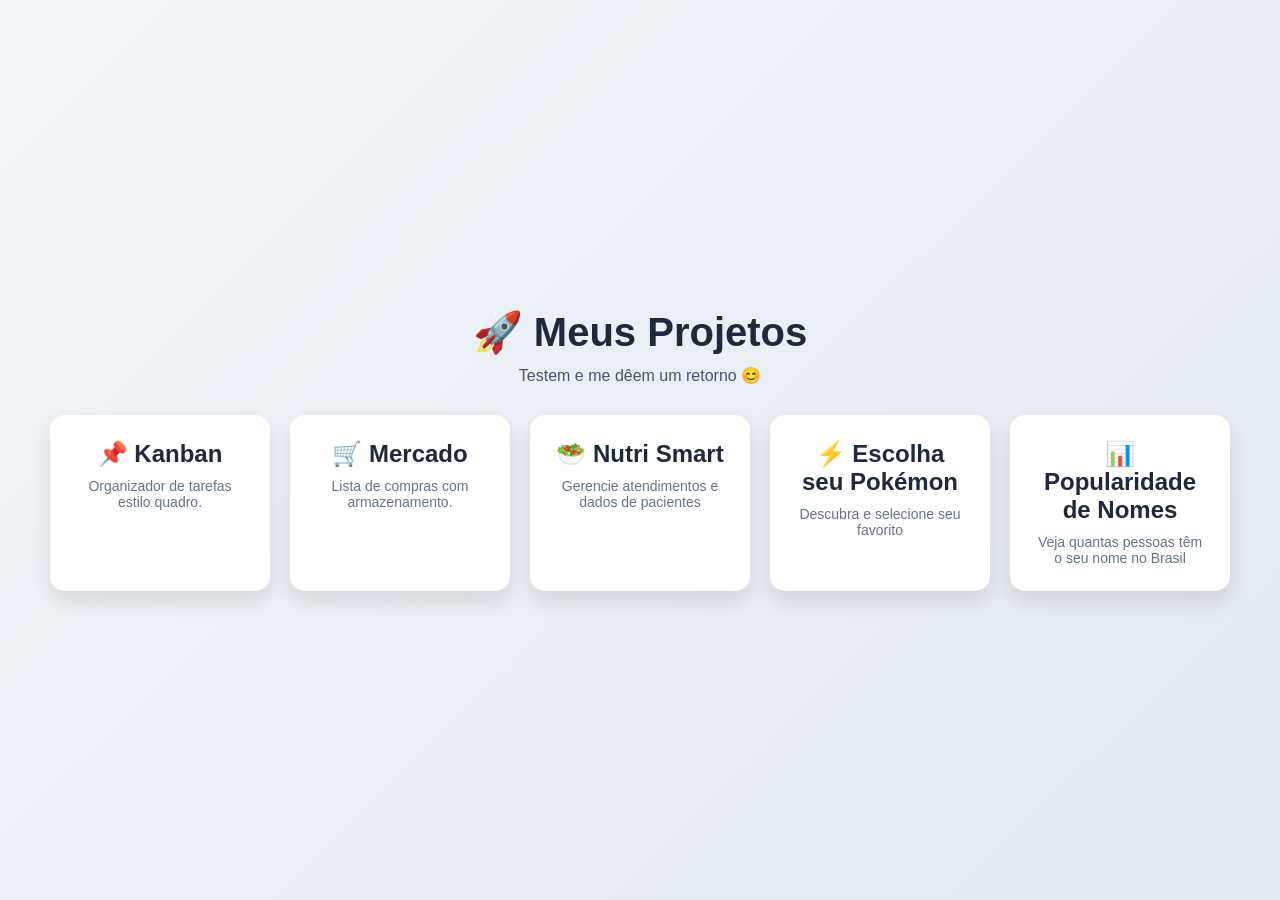
<file: index.html>
<!DOCTYPE html>
<html lang="pt-br">
<head>
    <meta charset="UTF-8">
    <meta name="viewport" content="width=device-width, initial-scale=1.0">
    <title>Meus Projetos - Rafaela Costa</title>

    <style>
        * {
            margin: 0;
            padding: 0;
            box-sizing: border-box;
            font-family: Arial, sans-serif;
        }

        body {
            height: 100vh;
            background: linear-gradient(135deg, #f1f5f9, #e2e8f0);
            color: #1e293b;
            display: flex;
            justify-content: center;
            align-items: center;
        }

        .container {
            text-align: center;
        }

        h1 {
            margin-bottom: 10px;
            font-size: 2.5rem;
        }

        .subtitulo {
            margin-bottom: 30px;
            color: #475569;
        }

        .cards {
            display: flex;
            gap: 20px;
            justify-content: center;
            flex-wrap: wrap;
        }

        .card {
            background: white;
            padding: 25px;
            border-radius: 15px;
            width: 220px;
            transition: 0.3s;
            text-decoration: none;
            color: #1e293b;
            box-shadow: 0 10px 20px rgba(0,0,0,0.1);
        }

        .card:hover {
            transform: translateY(-8px);
            background: #f8fafc;
        }

        .card h2 {
            margin-bottom: 10px;
        }

        .card p {
            font-size: 14px;
            color: #64748b;
        }
    </style>
</head>
<body>

    <div class="container">
        <h1>🚀 Meus Projetos</h1>
        <p class="subtitulo">Testem e me dêem um retorno 😊</p>

        <div class="cards">
            <a href="Kanban/" class="card">
                <h2>📌 Kanban</h2>
                <p>Organizador de tarefas estilo quadro.</p>
            </a>

            <a href="Mercado/" class="card">
                <h2>🛒 Mercado</h2>
                <p>Lista de compras com armazenamento.</p>
            </a>

     <a href="nutri/index.html" class="card">
    <h2>🥗 Nutri Smart</h2>
    <p>Gerencie atendimentos e dados de pacientes</p>
</a>

<a href="pokemon/index.html" class="card">
    <h2>⚡ Escolha seu Pokémon</h2>
    <p>Descubra e selecione seu favorito</p>
</a>

<a href="localizacao/index.html" class="card">
    <h2>📊 Popularidade de Nomes</h2>
    <p>Veja quantas pessoas têm o seu nome no Brasil</p>
</a>
 




        </div>
    </div>

</body>
</html>
</file>
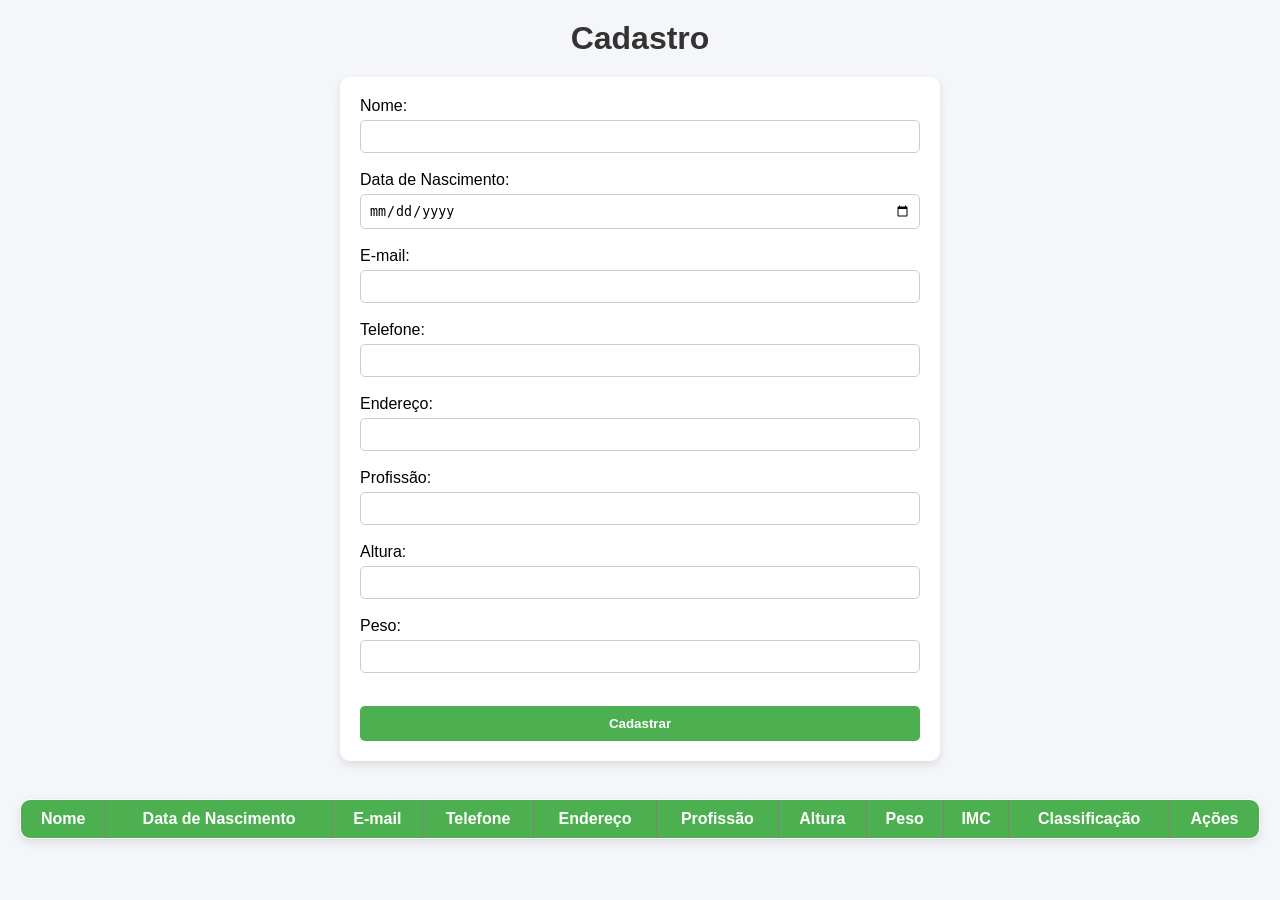
<file: nutri/index.html>
<!DOCTYPE html>
<html lang="pt-br">
<head>
    <meta charset="UTF-8">
    <meta name="viewport" content="width=device-width, initial-scale=1.0">
    <title>Sistema Nutricional</title>

    <link rel="stylesheet" href="style.css">
    <script src="script.js" defer></script>
</head>
<body>
    
<h1>Cadastro</h1>

<form id="form-cadastro">

    Nome: <input type="text" id="nome"><br><br>

    Data de Nascimento:
    <input type="date" id="nascimento"><br><br>

    E-mail:
    <input type="email" id="email"><br><br>

    Telefone:
    <input type="tel" id="telefone"><br><br>

    Endereço:
    <input type="text" id="endereco"><br><br>

    Profissão:
    <input type="text" id="profissao"><br><br>

    Altura:
    <input type="number" id="altura" step="0.01"><br><br>

    Peso:
    <input type="number" id="peso"><br><br>

    <button id="botao" type="submit">Cadastrar</button>

</form>

<br>

<table border="1px" id="tabela">
    <thead>
        <tr>
            <th>Nome</th>
            <th>Data de Nascimento</th>
            <th>E-mail</th>
            <th>Telefone</th>
            <th>Endereço</th>
            <th>Profissão</th> 
            <th>Altura</th>
            <th>Peso</th>
            <th>IMC</th>
            <th>Classificação</th>
            <th>Ações</th>
        </tr>
    </thead>

    <tbody id="tabelaPacientes"></tbody>
</table>

</body>
</html>
</file>
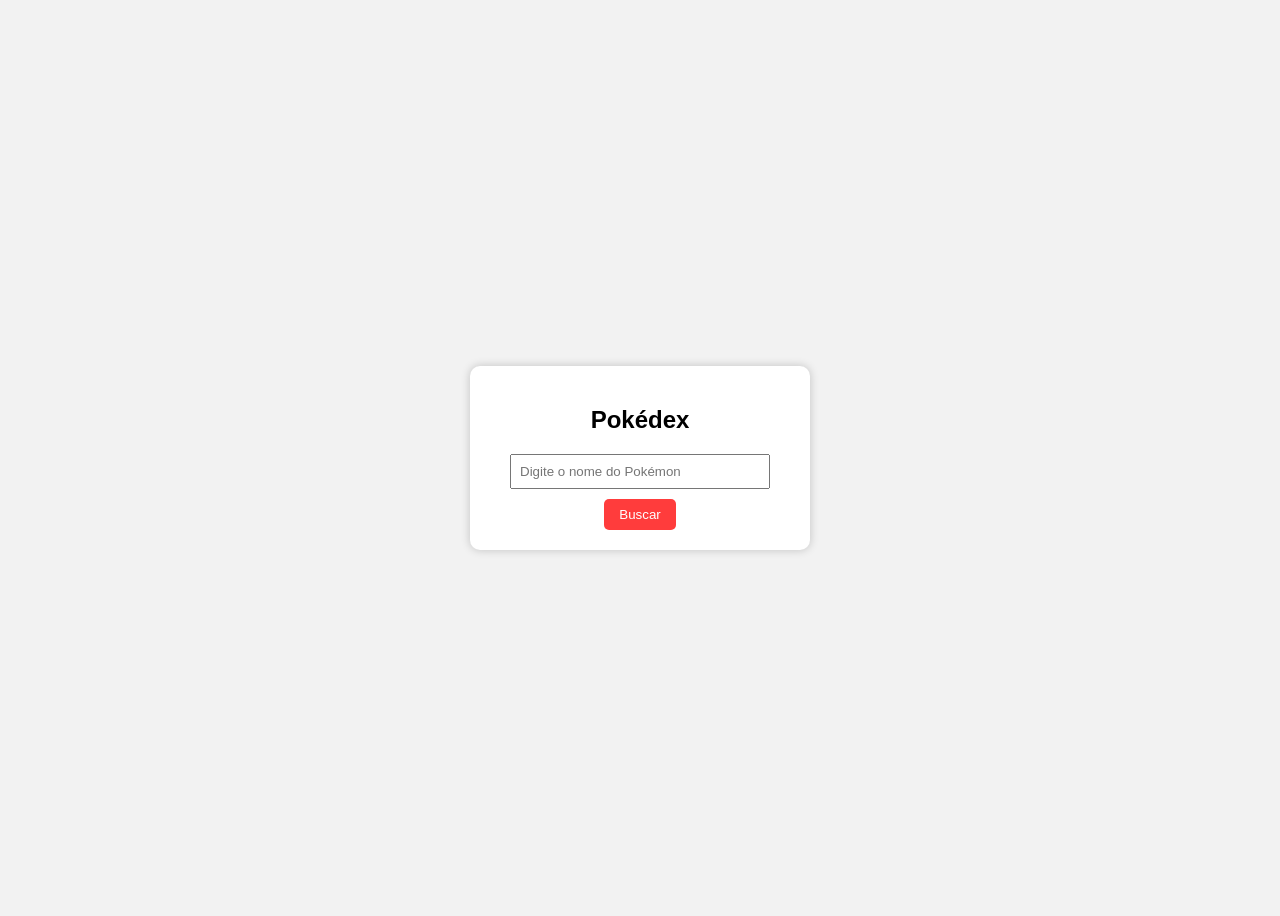
<file: pokemon/index.html>
<!DOCTYPE html>
<html lang="pt-br">
<head>
<meta charset="UTF-8">
<title>Pokédex</title>

<style>
    body {
        font-family: Arial;
        background: #f2f2f2;
        display: flex;
        justify-content: center;
        align-items: center;
        height: 100vh;
    }

    .container {
        background: white;
        padding: 20px;
        border-radius: 10px;
        text-align: center;
        width: 300px;
        box-shadow: 0 0 10px rgba(0,0,0,0.2);
    }

    input {
        width: 80%;
        padding: 8px;
        margin-bottom: 10px;
    }

    button {
        padding: 8px 15px;
        background: #ff3c3c;
        color: white;
        border: none;
        border-radius: 5px;
        cursor: pointer;
    }

    img {
        margin-top: 10px;
    }
</style>
</head>

<body>

<div class="container">
    <h2>Pokédex</h2>

 <input type="text" id="pokemon" placeholder="Digite o nome do Pokémon">
    <button onclick="buscarPokemon()">Buscar</button>

    <div id="resultado"></div>
</div>

<script>
function buscarPokemon() {
    let nome = document.getElementById("pokemon").value.toLowerCase();
    let resultado = document.getElementById("resultado");

    resultado.innerHTML = "Carregando...";

    fetch("https://pokeapi.co/api/v2/pokemon/" + nome)
        .then(res => res.json())
        .then(dados => {
            resultado.innerHTML = `
                <h3>${dados.name.toUpperCase()}</h3>
                <img src="${dados.sprites.front_default}">
                <p><strong>Tipo:</strong> ${dados.types[0].type.name}</p>
                <p><strong>Altura:</strong> ${dados.height}</p>
                <p><strong>Peso:</strong> ${dados.weight}</p>
            `;
        })
        .catch(() => {
            resultado.innerHTML = "Pokémon não encontrado ";
        });
}
</script>

</body>
</html>
</file>
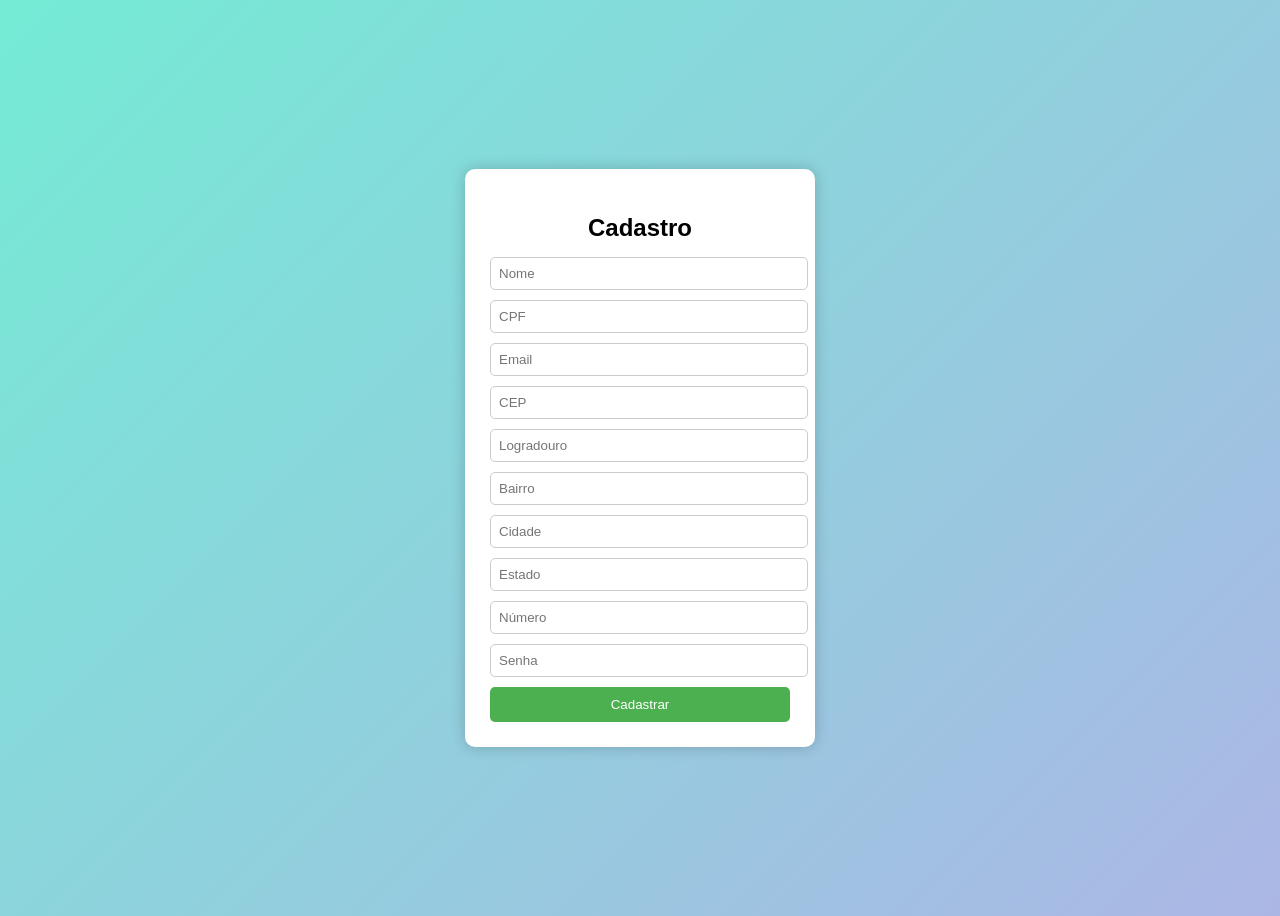
<file: Login_nutri/cadastro.html>
<!DOCTYPE html>
<html lang="pt-br">
<head>
    <meta charset="UTF-8">
    <title>Cadastro</title>

    <style>
        body {
            font-family: Arial, sans-serif;
            background: linear-gradient(135deg, #74ebd5, #ACB6E5);
            display: flex;
            justify-content: center;
            align-items: center;
            height: 100vh;
        }

        .container {
            background: white;
            padding: 25px;
            border-radius: 10px;
            width: 300px;
            box-shadow: 0 0 15px rgba(0,0,0,0.2);
        }

        h2 {
            text-align: center;
            margin-bottom: 15px;
        }

        input {
            width: 100%;
            padding: 8px;
            margin-bottom: 10px;
            border-radius: 5px;
            border: 1px solid #ccc;
        }

        button {
            width: 100%;
            padding: 10px;
            background: #4CAF50;
            color: white;
            border: none;
            border-radius: 5px;
            cursor: pointer;
        }

        button:hover {
            background: #45a049;
        }
    </style>
</head>

<body>

<div class="container">
    <h2>Cadastro</h2>

    <input type="text" id="nome" placeholder="Nome">
    <input type="text" id="cpf" placeholder="CPF">
    <input type="text" id="email" placeholder="Email">

    <input type="text" id="cep" placeholder="CEP" onblur="buscarCEP()">
    <input type="text" id="logradouro" placeholder="Logradouro">
    <input type="text" id="bairro" placeholder="Bairro">
    <input type="text" id="cidade" placeholder="Cidade">
    <input type="text" id="estado" placeholder="Estado">
    <input type="text" id="numero" placeholder="Número">

    <input type="password" id="password" placeholder="Senha">

    <button onclick="cadastrar()">Cadastrar</button>
</div>

<script>
function cadastrar() {
    let nome = document.getElementById("nome").value;
    let cpf = document.getElementById("cpf").value;
    let email = document.getElementById("email").value;
    let senha = document.getElementById("password").value;

    let cep = document.getElementById("cep").value;
    let logradouro = document.getElementById("logradouro").value;
    let bairro = document.getElementById("bairro").value;
    let cidade = document.getElementById("cidade").value;
    let estado = document.getElementById("estado").value;
    let numero = document.getElementById("numero").value;

    localStorage.setItem("nome", nome);
    localStorage.setItem("cpf", cpf);
    localStorage.setItem("email", email);
    localStorage.setItem("password", senha);
    localStorage.setItem("cep", cep);
    localStorage.setItem("logradouro", logradouro);
    localStorage.setItem("bairro", bairro);
    localStorage.setItem("cidade", cidade);
    localStorage.setItem("estado", estado);
    localStorage.setItem("numero", numero);

    alert("Cadastro realizado com sucesso!");
    window.location.href = "login.html";
}

function buscarCEP() {
    let cep = document.getElementById("cep").value;
    cep = cep.replace(/\D/g, "");

    if (cep.length !== 8) {
        alert("Digite um CEP válido com 8 números.");
        return;
    }

    fetch("https://viacep.com.br/ws/" + cep + "/json/")
        .then(response => response.json())
        .then(dados => {
            if (dados.erro) {
                alert("CEP não encontrado.");
                return;
            }

            document.getElementById("logradouro").value = dados.logradouro;
            document.getElementById("bairro").value = dados.bairro;
            document.getElementById("cidade").value = dados.localidade;
            document.getElementById("estado").value = dados.uf;
        })
        .catch(error => {
            alert("Erro ao buscar CEP.");
            console.error(error);
        });
}
</script>

</body>
</html>
</file>
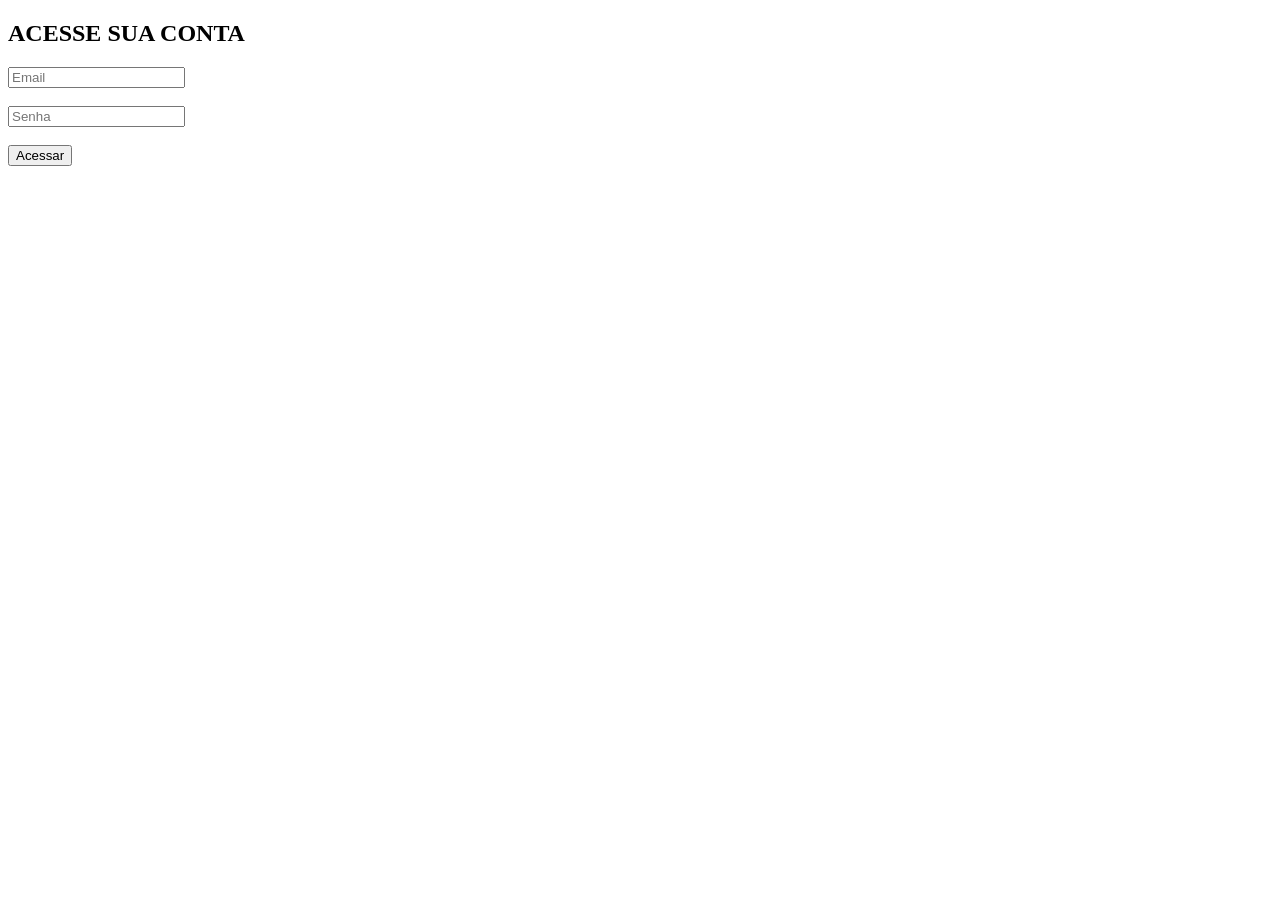
<file: Login_nutri/login.html>
<!DOCTYPE html>
<html lang="pt-br">
<head>
    <meta charset="UTF-8">
    <title>Login</title>
</head>
<body>

<h2>ACESSE SUA CONTA</h2>

<input type="text" id="email" placeholder="Email"><br><br>
<input type="password" id="senha" placeholder="Senha"><br><br>

<button onclick="acessar()">Acessar</button>

<script>
function acessar(){

let emailDigitado = document.getElementById("email").value;
let senhaDigitada = document.getElementById("senha").value;

let emailSalvo = localStorage.getItem("email");
let senhaSalva = localStorage.getItem("senha");

if(emailDigitado === emailSalvo && senhaDigitada === senhaSalva){
    alert("Login realizado com sucesso!");
    window.location.href = "pacientes.html";
} else {
    alert("Usuário ou senha incorretos!");
}

}
</script>

</body>
</html>



</script>




</body>

</html>
</file>
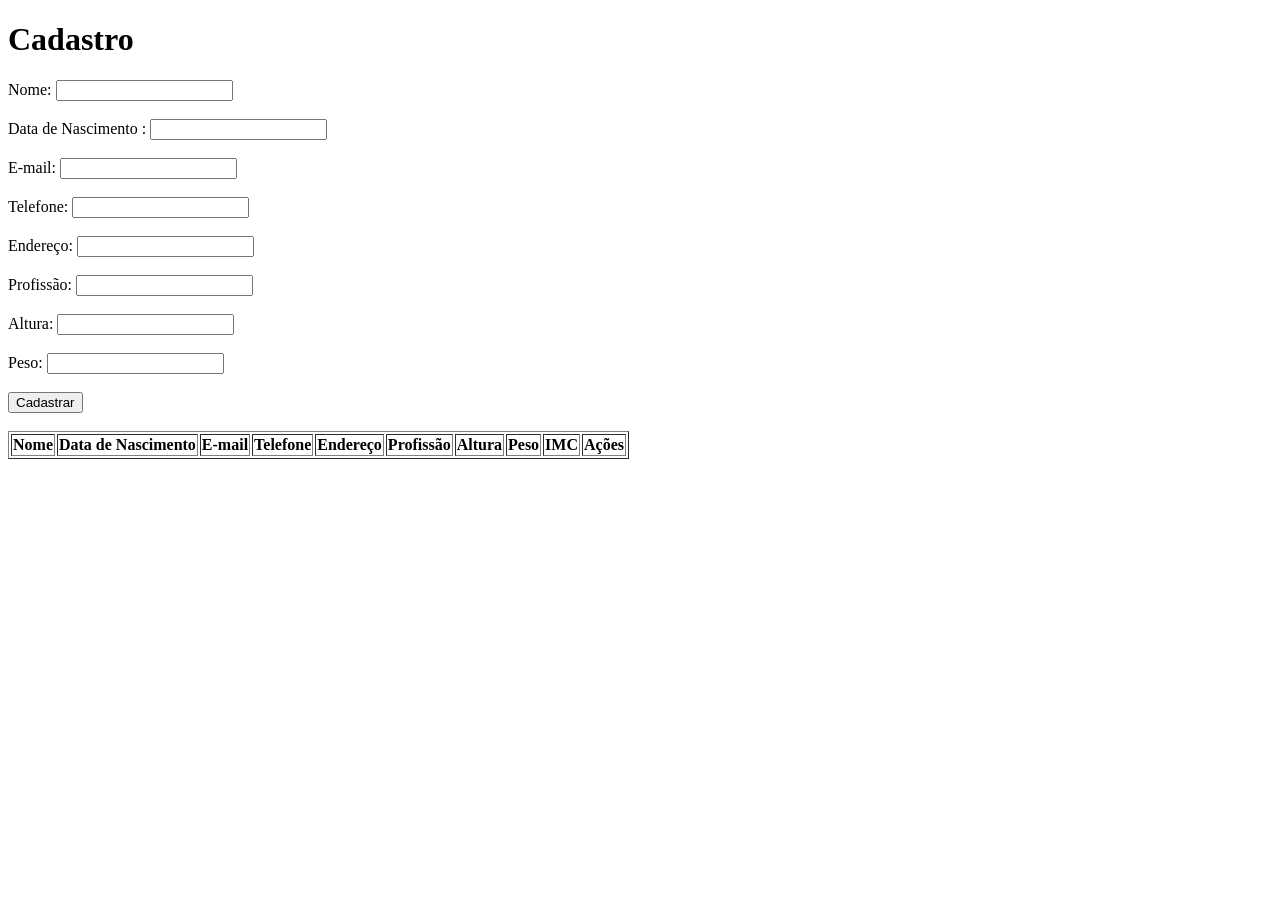
<file: Mercado/index2.html>
<!DOCTYPE html>
<html lang="pt-br">
<head>
    <meta charset="UTF-8">
    <meta name="viewport" content="width=device-width, initial-scale=1.0">
    <title>Sistema Nutricional</title>
</head>
<body>
    
<h1>Cadastro</h1>

 <form action="" id="form-cadastro">
        Nome: <input type="text" id="nome"><br><br>
        Data de Nascimento : <input type="text"><br><br>
        E-mail: <input type="email" id="email"><br><br>
        Telefone: <input type="tel" id="telefone"><br><br>
        Endereço: <input type="endereco"> <br><br>
        Profissão: <input type="profissao"> <br><br>
        Altura: <input type="altura"> <br><br>
        Peso: <input type="peso"> <br><br> 
        <button id="botao"> Cadastrar </button><br><br>
    </form>

    <table border="1px" id="tabela">
        <thead>
            <tr>
                <th>Nome</th>
                <th>Data de Nascimento</th>
                <th>E-mail</th>
                <th>Telefone</th>
                <th>Endereço</th>
                <th>Profissão</th>
                <th>Altura</th>
                <th>Peso</th>
                <th>IMC</th>
                <th>Ações</th>
            </tr>


        </thead>




    </table>


</body>
</html>
</file>
<file: nutri/style.css>
/* Reset básico */
* {
    margin: 0;
    padding: 0;
    box-sizing: border-box;
}

/* Corpo da página */
body {
    font-family: Arial, sans-serif;
    background-color: #f4f6f9;
    padding: 20px;
}

/* Título */
h1 {
    text-align: center;
    margin-bottom: 20px;
    color: #333;
}

/* Formulário */
form {
    background: #ffffff;
    padding: 20px;
    border-radius: 10px;
    max-width: 600px;
    margin: 0 auto 20px auto;
    box-shadow: 0 4px 10px rgba(0,0,0,0.1);
}

/* Inputs */
input {
    width: 100%;
    padding: 8px;
    margin-top: 5px;
    border-radius: 5px;
    border: 1px solid #ccc;
}

/* Botão cadastrar */
#botao {
    margin-top: 15px;
    width: 100%;
    padding: 10px;
    background-color: #4CAF50;
    color: white;
    border: none;
    border-radius: 5px;
    font-weight: bold;
    cursor: pointer;
}

/* Hover botão */
#botao:hover {
    background-color: #45a049;
}

/* Tabela */
table {
    width: 100%;
    border-collapse: collapse;
    background: #ffffff;
    border-radius: 10px;
    overflow: hidden;
    box-shadow: 0 4px 10px rgba(0,0,0,0.1);
}

/* Cabeçalho */
th {
    background-color: #4CAF50;
    color: white;
    padding: 10px;
}

/* Células */
td {
    padding: 10px;
    text-align: center;
    border-bottom: 1px solid #ddd;
}

/* Botões dentro da tabela */
td button {
    margin: 2px;
    padding: 5px 8px;
    border: none;
    border-radius: 5px;
    cursor: pointer;
}

/* Botão editar */
td button:first-child {
    background-color: orange;
    color: white;
}

/* Botão excluir */
td button:last-child {
    background-color: red;
    color: white;
}
</file>
